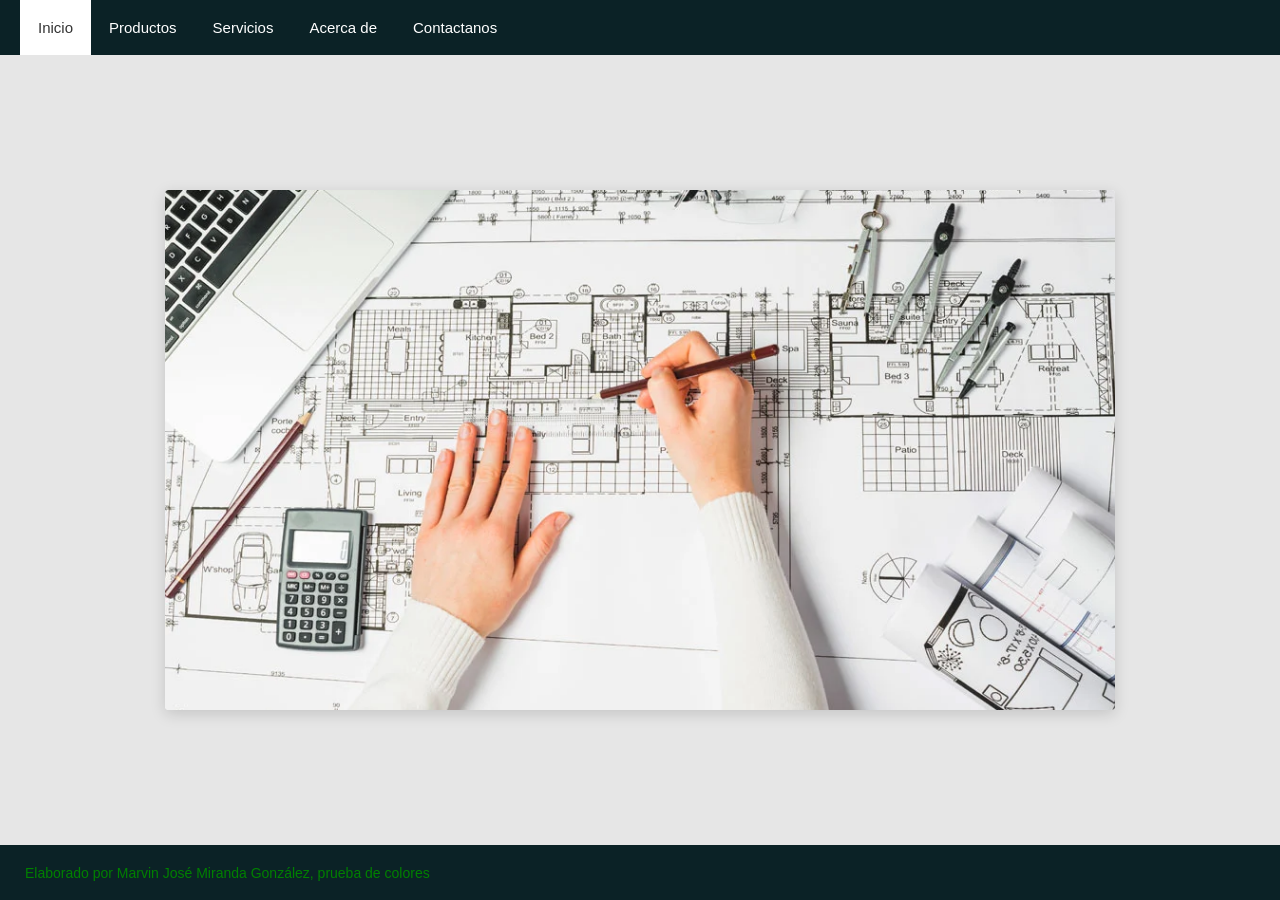
<file: Desarrollo Web con HTML y Javascript_Marvin_2.1-Evaluación/index.html>
<!DOCTYPE html>
<html lang="es">
<head>
    <meta charset="UTF-8">
    <meta name="viewport" content="width=device-width, initial-scale=1.0">
    <title>Trabajo Número 1 - Maquetación Web</title>
    <link rel="stylesheet" href="estilos.css">
</head>
<body>

    <!-- Menú de Navegación Superior -->
    <header>
        <nav class="navbar">
            <ul class="nav-list">
                <li class="nav-item"><a href="#" class="nav-link active">Inicio</a></li>
                <li class="nav-item"><a href="#" class="nav-link">Productos</a></li>
                <li class="nav-item"><a href="#" class="nav-link">Servicios</a></li>
                <li class="nav-item"><a href="#" class="nav-link">Acerca de</a></li>
                <li class="nav-item"><a href="#" class="nav-link">Contactanos</a></li>
            </ul>
        </nav>
    </header>

  
    <main class="contenedor-principal">
        <section class="seccion-imagen">
    
            <img src="ingenieria.jpg.webp" 
                 alt="Imagen Principal HTML5 Responsive" 
                 class="imagen-central">
        </section>
    </main>

    <!-- Pie de Página -->
    <footer class="footer">
        <p>Elaborado por Marvin José Miranda González, prueba de colores</p>
    </footer>

</body>
</html>
</file>
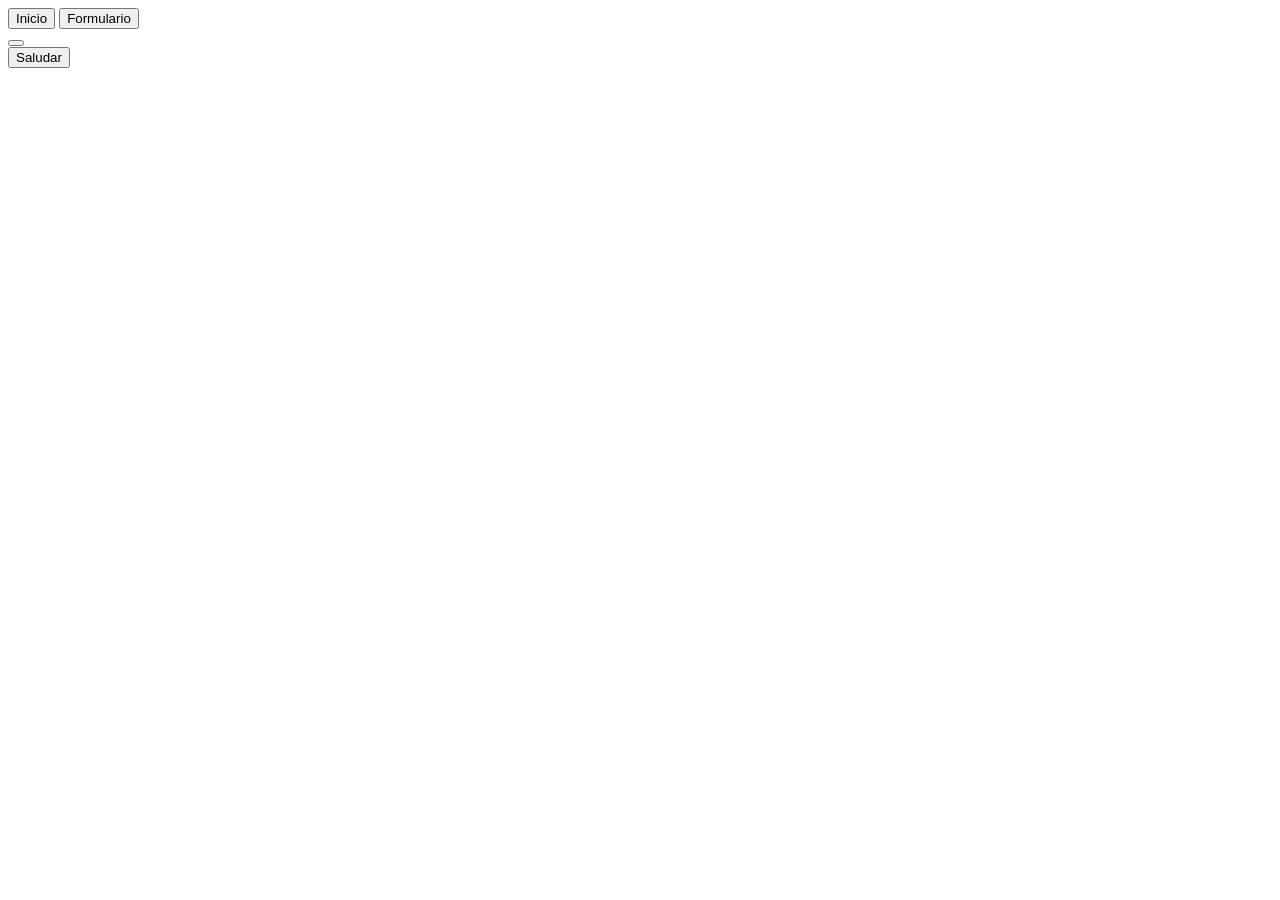
<file: Unidad 2- tarea3/index.html>
<!DOCTYPE html>
<html lang="es">
<head>
    <meta charset="UTF-8">
    <meta name="viewport" content="width=device-width, initial-scale=1.0">
    <title> Panel Administrativo Dinámico</title>
    <!-- Hoja de estilos externa -->
    <link rel="stylesheet" href="estilos.css">
</head>
<body>

    <!-- Menú lateral plegable con las dos secciones -->
    <nav id="menu-lateral">
        <button id="btn-inicio" class="opcion-menu activo">Inicio</button>
        <button id="btn-formulario" class="opcion-menu">Formulario</button>
    </nav>

    <!-- Botón circular flotante para colapsar/desplegar el menú -->
    <button id="btn-toggle-menu" title="Ocultar/Mostrar Menú">
        <span></span>
        <span></span>
        <span></span>
    </button>

    <!-- Contenedor central donde JavaScript renderiza las vistas dinámicamente -->
    <main id="area-central"></main>

    <!-- Lógica JavaScript externa -->
    <script src="script.js"></script>
</body>
</html>
</file>
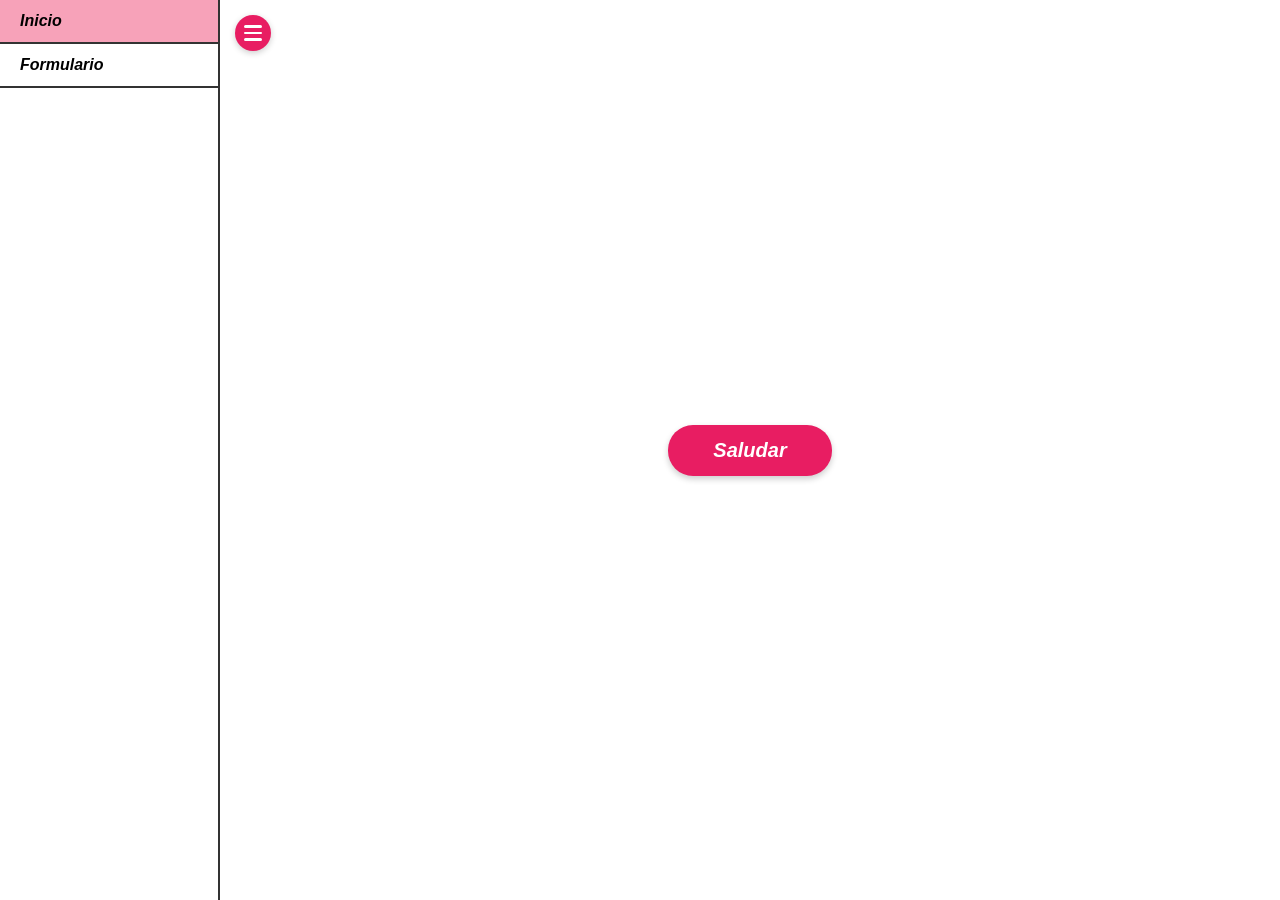
<file: unidad 2.3/index.html>
<!DOCTYPE html>
<html lang="es">
<head>
    <meta charset="UTF-8">
    <meta name="viewport" content="width=device-width, initial-scale=1.0">
    <title>Actividad III - Panel Administrativo con Array</title>
    <!-- Enlace al archivo de estilos externo -->
    <link rel="stylesheet" href="estilos.css">
</head>
<body>

    <!-- Menú lateral con los acápites -->
    <nav id="menu-lateral">
        <button id="btn-inicio" class="opcion-menu activo">Inicio</button>
        <button id="btn-formulario" class="opcion-menu">Formulario</button>
    </nav>

    <!-- Botón hamburguesa circular para desplegar/ocultar el menú -->
    <button id="btn-toggle-menu" title="Ocultar/Mostrar Menú">
        <span></span>
        <span></span>
        <span></span>
    </button>

    <!-- Área central dinámica -->
    <main id="area-central"></main>

    <!-- Enlace al archivo JavaScript externo -->
    <script src="script.js"></script>
</body>
</html>
</file>
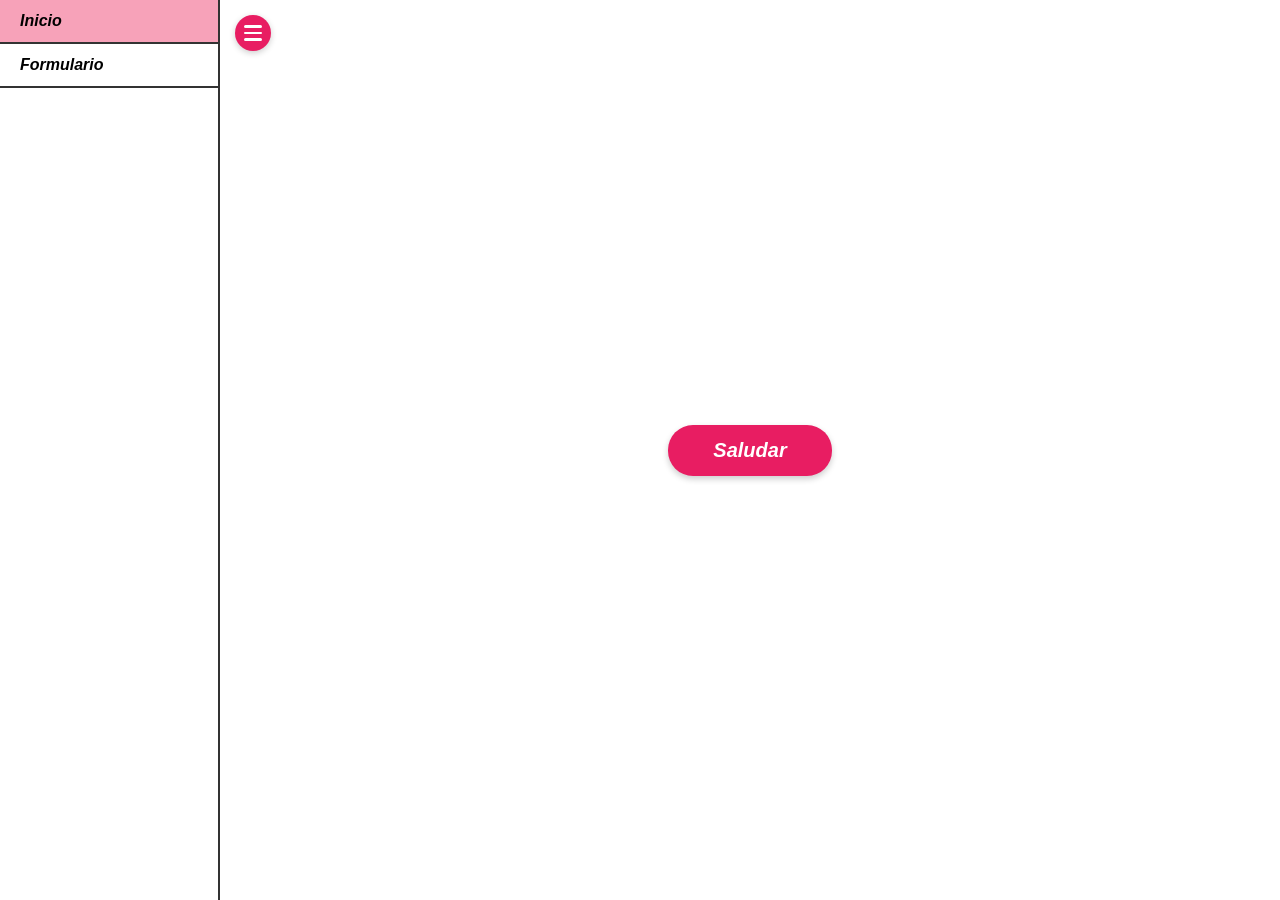
<file: Unidad II/index.html>
<!DOCTYPE html>
<html lang="es">
<head>
    <meta charset="UTF-8">
    <meta name="viewport" content="width=device-width, initial-scale=1.0">
    <title>Actividad II - JS Dinámico</title>
    <!-- Enlace al archivo CSS externo -->
    <link rel="stylesheet" href="estilos.css">
</head>
<body>

    <!-- Menú lateral con los dos acápites -->
    <nav id="menu-lateral">
        <button id="btn-inicio" class="opcion-menu activo">Inicio</button>
        <button id="btn-formulario" class="opcion-menu">Formulario</button>
    </nav>

    <!-- Botón circular para ocultar/mostrar -->
    <button id="btn-toggle-menu" title="Ocultar/Mostrar Menú">
        <span></span>
        <span></span>
        <span></span>
    </button>

    <!-- Área de trabajo central -->
    <main id="area-central"></main>

    <!-- Enlace al archivo JavaScript externo -->
    <script src="script.js"></script>
</body>
</html>
</file>
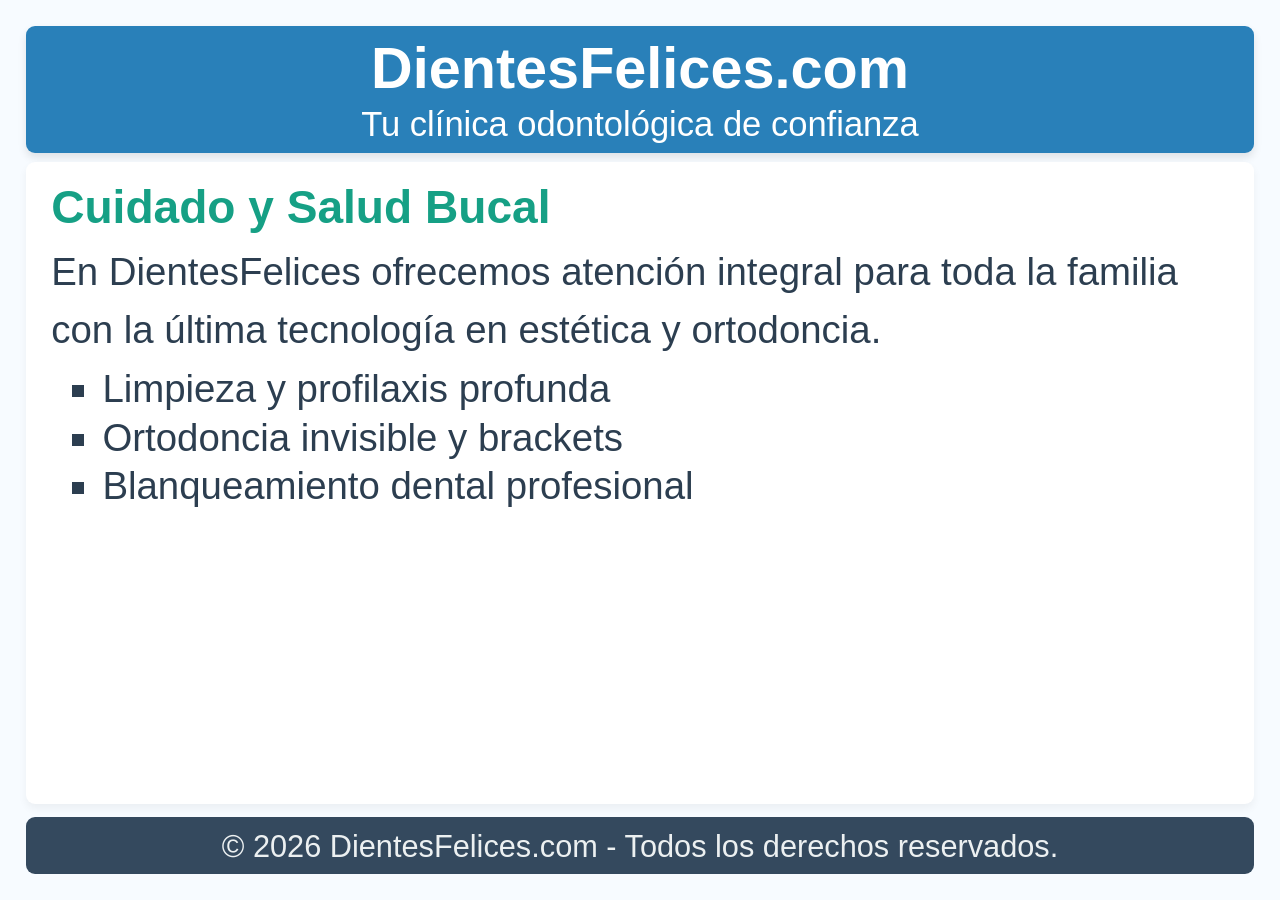
<file: Tarea 6-7/Tarea1/index.html>
<!DOCTYPE html>
<html lang="es">
<head>
    <meta charset="UTF-8">
    <!-- Instrucción 1 y 2: Etiqueta de viewport para diseño adaptativo -->
    <meta name="viewport" content="width=device-width, initial-scale=1.0">
    <title>DientesFelices.com - Clínica Dental</title>
    <style>
        * {
            box-sizing: border-box;
            margin: 0;
            padding: 0;
            font-family: Arial, Helvetica, sans-serif;
        }

        /* Instrucción 3: Fuente en función de vw (3% del ancho de pantalla) */
        body {
            font-size: 3vw;
            background-color: #f7fbff;
            color: #2c3e50;
            padding: 2vw;
            min-height: 100vh;
            display: flex;
            flex-direction: column;
            justify-content: space-between;
        }

        /* Instrucción 4 a 7: Espacios y bordes en vh / vw para el header */
        header {
            background-color: #2980b9;
            color: #ffffff;
            text-align: center;
            padding: 1vh 1vw;        /* Instrucción 5 */
            border-radius: 1vh;     /* Instrucción 6 */
            margin-bottom: 1vh;     /* Instrucción 7 */
            box-shadow: 0 0.5vh 1vh rgba(0, 0, 0, 0.1);
        }

        header h1 {
            font-size: 1.5em; /* Proporcional a los 3vw base */
            margin-bottom: 0.5vh;
        }

        header p {
            font-size: 0.9em;
        }

        /* Contenido principal */
        main {
            flex: 1;
            background-color: #ffffff;
            border-radius: 1vh;
            padding: 2vh 2vw;
            box-shadow: 0 0.5vh 1vh rgba(0, 0, 0, 0.05);
        }

        main h2 {
            color: #16a085;
            margin-bottom: 1vh;
            font-size: 1.2em;
        }

        main p {
            line-height: 1.5;
            margin-bottom: 1vh;
        }

        .servicios-lista {
            list-style-type: square;
            margin-left: 4vw;
            margin-top: 1vh;
        }

        .servicios-lista li {
            margin-bottom: 0.5vh;
        }

        /* Instrucción 8 a 10: Espacios en vw para el footer */
        footer {
            background-color: #34495e;
            color: #ecf0f1;
            text-align: center;
            border-radius: 1vh;
            padding: 1vh 1vw;
            padding-top: 1vw;       /* Instrucción 9 */
            margin-top: 1vw;        /* Instrucción 10 */
            font-size: 0.8em;
        }
    </style>
</head>
<body>

    <!-- Encabezado con padding, border-radius y margin-bottom en vh/vw -->
    <header>
        <h1>DientesFelices.com</h1>
        <p>Tu clínica odontológica de confianza</p>
    </header>

    <!-- Contenido adaptable -->
    <main>
        <h2>Cuidado y Salud Bucal</h2>
        <p>
            En DientesFelices ofrecemos atención integral para toda la familia con la última tecnología en estética y ortodoncia.
        </p>
        <ul class="servicios-lista">
            <li>Limpieza y profilaxis profunda</li>
            <li>Ortodoncia invisible y brackets</li>
            <li>Blanqueamiento dental profesional</li>
        </ul>
    </main>

    <!-- Pie de página con padding-top y margin-top en vw -->
    <footer>
        <p>&copy; 2026 DientesFelices.com - Todos los derechos reservados.</p>
    </footer>

</body>
</html>
</file>
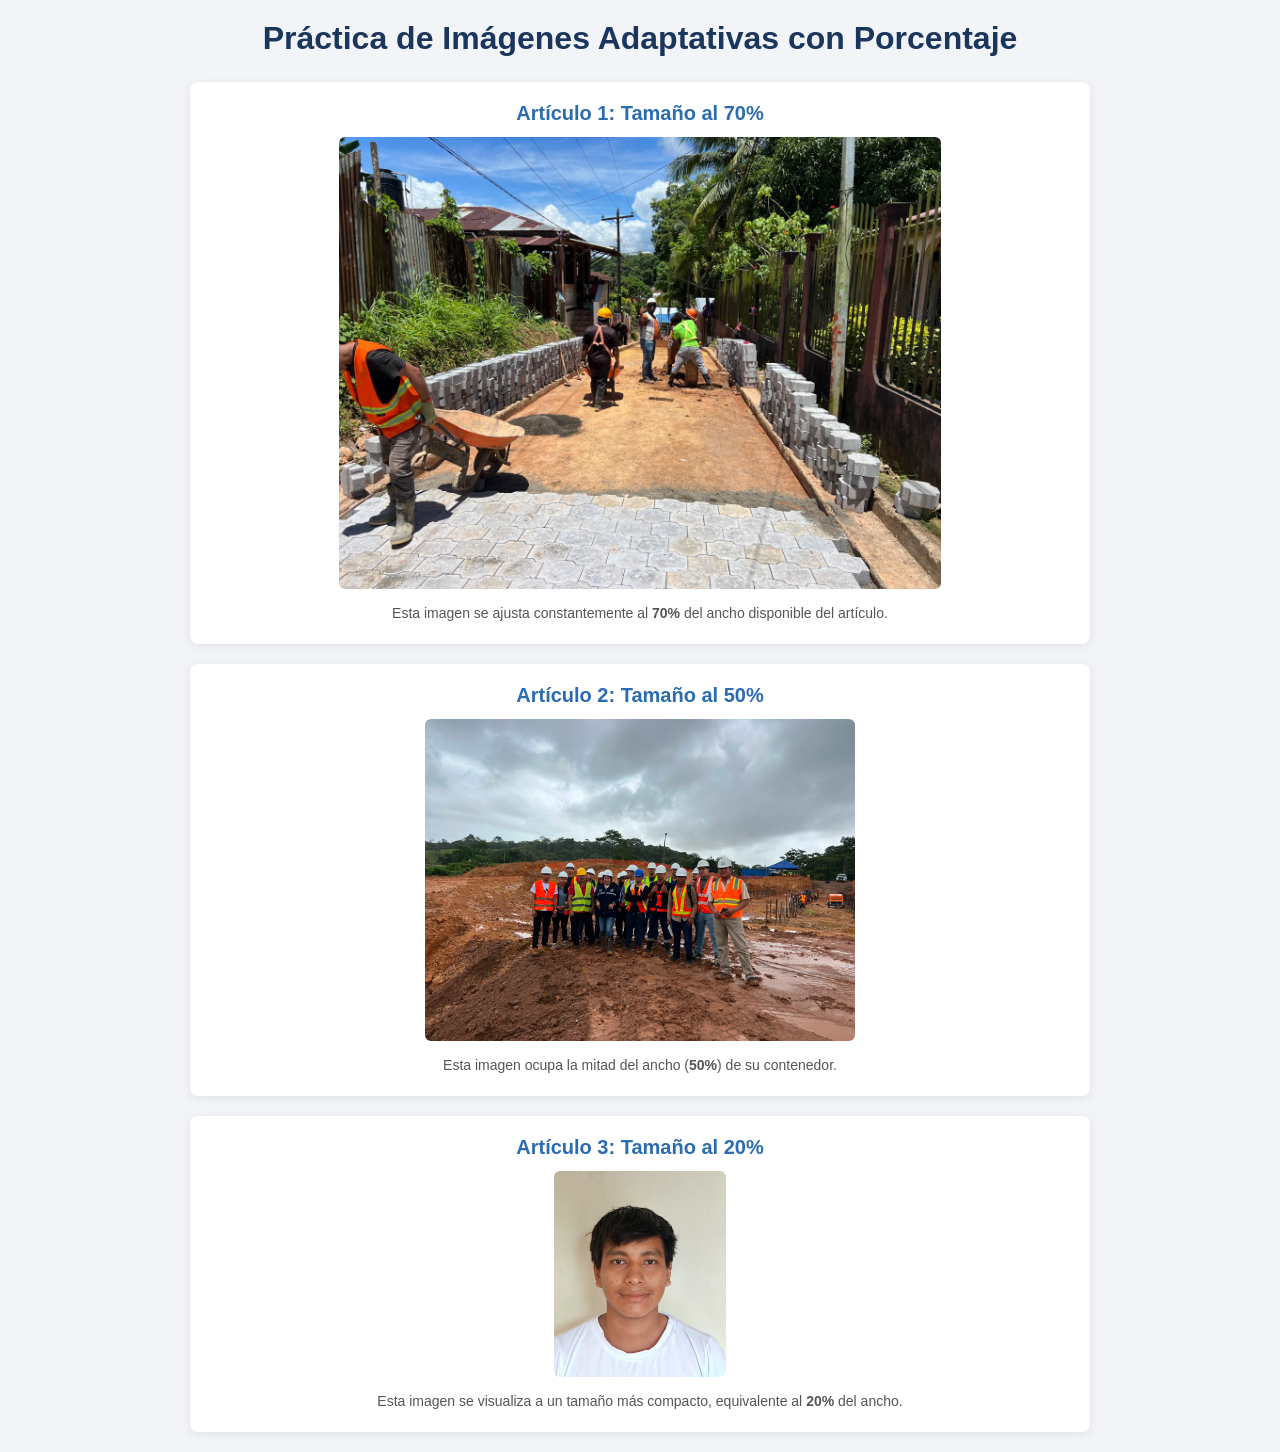
<file: Tarea 6-7/Tarea2/index.html>
<!DOCTYPE html>
<html lang="es">
<head>
    <meta charset="UTF-8">
    <meta name="viewport" content="width=device-width, initial-scale=1.0">
    <title>Imágenes Adaptativas por Porcentaje</title>
    <style>
        * {
            box-sizing: border-box;
            margin: 0;
            padding: 0;
            font-family: Arial, Helvetica, sans-serif;
        }

        body {
            background-color: #f2f4f7;
            padding: 20px;
            color: #333333;
        }

        h1 {
            text-align: center;
            margin-bottom: 25px;
            color: #1a365d;
        }

        .contenedor-articulos {
            max-width: 900px;
            margin: 0 auto;
            display: flex;
            flex-direction: column;
            gap: 20px;
        }

        article {
            background-color: #ffffff;
            border-radius: 8px;
            padding: 20px;
            box-shadow: 0 2px 8px rgba(0, 0, 0, 0.08);
            text-align: center;
        }

        article h2 {
            margin-bottom: 12px;
            font-size: 20px;
            color: #2b6cb0;
        }

        article p {
            margin-top: 10px;
            font-size: 14px;
            color: #555555;
            line-height: 1.5;
        }

        /* ========================================================
           INSTRUCCIÓN 2: Primer estilo con ancho de 70%
           ======================================================== */
        .adaptativa-porcentaje-1 {
            width: 70%;
            height: auto;
            display: inline-block;
            border-radius: 6px;
        }

        /* ========================================================
           INSTRUCCIÓN 4: Segundo estilo con ancho de 50%
           ======================================================== */
        .adaptativa-porcentaje-2 {
            width: 50%;
            height: auto;
            display: inline-block;
            border-radius: 6px;
        }

        /* ========================================================
           INSTRUCCIÓN 6: Tercer estilo con ancho de 20%
           ======================================================== */
        .adaptativa-porcentaje-3 {
            width: 20%;
            height: auto;
            display: inline-block;
            border-radius: 6px;
        }
    </style>
</head>
<body>

    <h1>Práctica de Imágenes Adaptativas con Porcentaje</h1>

    <main class="contenedor-articulos">

        <!-- 1. PRIMER ARTÍCULO (70%) -->
        <article>
            <h2>Artículo 1: Tamaño al 70%</h2>
            <!-- Instrucción 1: Clase adaptativa-porcentaje-1 -->
            <img src="1.jpeg" 
                 class="adaptativa-porcentaje-1">
            <p>Esta imagen se ajusta constantemente al <strong>70%</strong> del ancho disponible del artículo.</p>
        </article>

        <!-- 2. SEGUNDO ARTÍCULO (50%) -->
        <article>
            <h2>Artículo 2: Tamaño al 50%</h2>
            <!-- Instrucción 3: Clase adaptativa-porcentaje-2 -->
            <img src="5t.jpeg"
                 class="adaptativa-porcentaje-2">
            <p>Esta imagen ocupa la mitad del ancho (<strong>50%</strong>) de su contenedor.</p>
        </article>

        <!-- 3. TERCER ARTÍCULO (20%) -->
        <article>
            <h2>Artículo 3: Tamaño al 20%</h2>
            <!-- Instrucción 5: Clase adaptativa-porcentaje-3 -->
            <img src="Mar.jpg"
                 class="adaptativa-porcentaje-3">
            <p>Esta imagen se visualiza a un tamaño más compacto, equivalente al <strong>20%</strong> del ancho.</p>
        </article>

    </main>

</body>
</html>
</file>
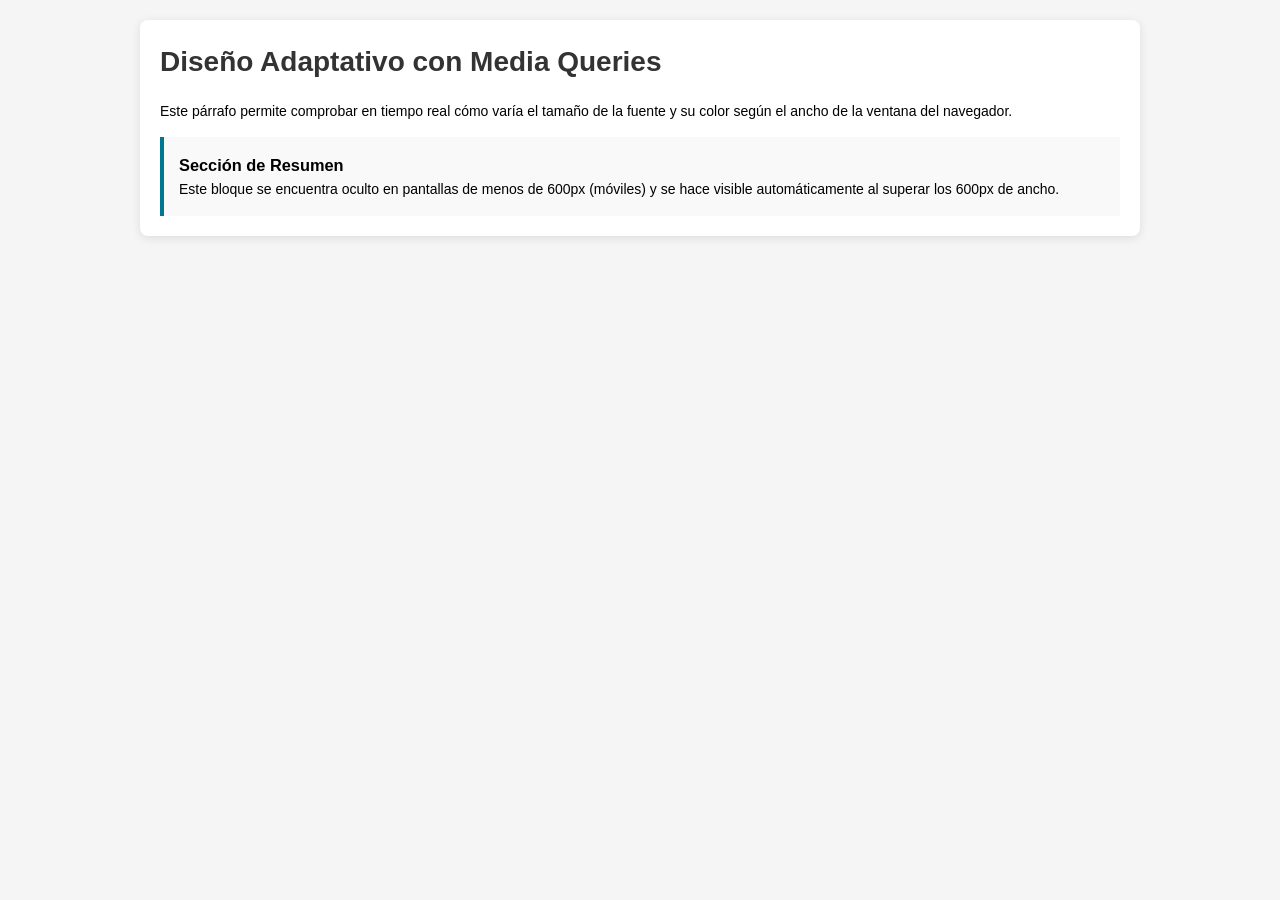
<file: Tarea 6-7/Tarea3/index.html>
<!DOCTYPE html>
<html lang="es">
<head>
    <meta charset="UTF-8">
    <meta name="viewport" content="width=device-width, initial-scale=1.0">
    <title>Media Queries</title>
    <style>
        * {
            box-sizing: border-box;
            margin: 0;
            padding: 0;
            font-family: Arial, Helvetica, sans-serif;
        }

        body {
            background-color: #f5f5f5;
            padding: 20px;
            line-height: 1.6;
        }

        .contenedor {
            max-width: 1000px;
            margin: 0 auto;
            background-color: #ffffff;
            padding: 20px;
            border-radius: 8px;
            box-shadow: 0 2px 10px rgba(0, 0, 0, 0.1);
        }

        h1 {
            margin-bottom: 15px;
            color: #333333;
        }

        /* ========================================================
           INSTRUCCIÓN 2: Ocultar el div #resumen por defecto
           (Pantallas pequeñas menores a 600px)
           ======================================================== */
        #resumen {
            display: none;
            background-color: #f9f9f9;
            padding: 15px;
            margin-top: 15px;
            border-left: 4px solid #007791;
        }

        /* ========================================================
           INSTRUCCIONES 3, 4, 5, 6, 7, 8 y 9:
           Punto de corte: Más de 600px de ancho
           ======================================================== */
        @media (min-width: 600px) {
            /* Mostrar el resumen */
            #resumen {
                display: block;
            }

            /* Tamaño de letra a 16px y color rojo */
            body {
                font-size: 16px;
                color: red;
            }
        }

        /* ========================================================
           INSTRUCCIÓN 10:
           Punto de corte: Más de 900px de ancho
           ======================================================== */
        @media (min-width: 900px) {
            /* Tamaño de letra a 14px y color negro */
            body {
                font-size: 14px;
                color: black;
            }
        }
    </style>
</head>
<body>

    <div class="contenedor">
        <h1>Diseño Adaptativo con Media Queries</h1>
        
        <p>
            Este párrafo permite comprobar en tiempo real cómo varía el tamaño de la fuente y su color según el ancho de la ventana del navegador.
        </p>

        <!-- Div que se oculta en móviles y aparece a partir de 600px -->
        <div id="resumen">
            <h3>Sección de Resumen</h3>
            <p>
                Este bloque se encuentra oculto en pantallas de menos de 600px (móviles) y se hace visible automáticamente al superar los 600px de ancho.
            </p>
        </div>
    </div>

</body>
</html>
</file>
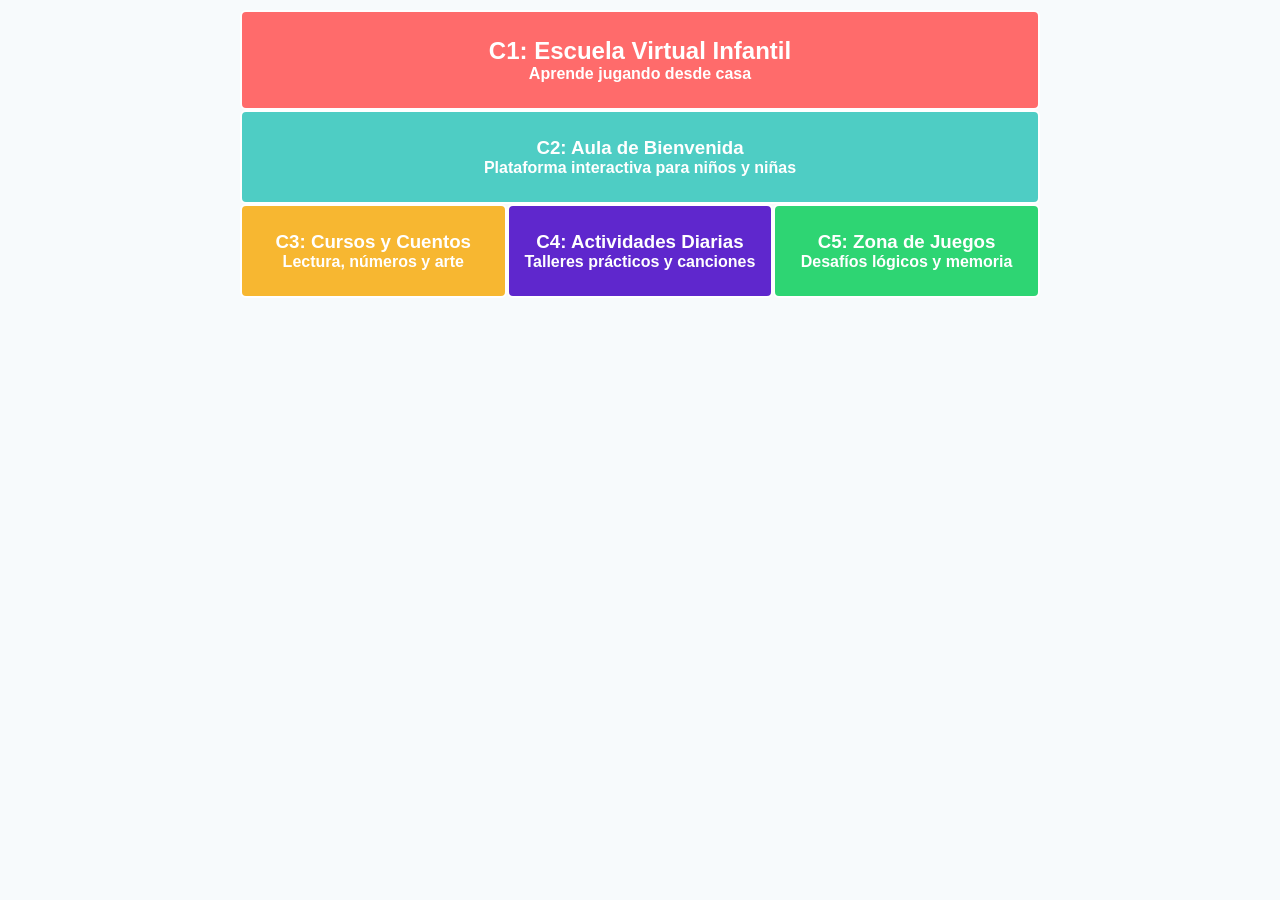
<file: Tarea 6-7/Tarea4/index.html>
<!DOCTYPE html>
<html lang="es">
<head>
    <meta charset="UTF-8">
    <meta name="viewport" content="width=device-width, initial-scale=1.0">
    <title>Escuela Virtual Infantil - Patrón Mostly Fluid</title>
    <style>
        * {
            box-sizing: border-box;
            margin: 0;
            padding: 0;
            font-family: Arial, Helvetica, sans-serif;
        }

        body {
            background-color: #f7fafc;
            padding: 10px;
        }

        /* Contenedor flexible que envuelve todas las columnas */
        .container {
            display: flex;
            flex-wrap: wrap;
            width: 100%;
        }

        /* Estilo base y decorativo para las cajas de la escuela virtual */
        .caja {
            padding: 25px 15px;
            text-align: center;
            border: 2px solid #ffffff;
            color: #ffffff;
            font-weight: bold;
            font-size: 16px;
            border-radius: 6px;
        }

        /* Colores alegres representativos de una escuela infantil */
        .c1 { background-color: #ff6b6b; } /* Cabecera / Banner */
        .c2 { background-color: #4ecdc4; } /* Bienvenida */
        .c3 { background-color: #f7b731; } /* Clases / Cursos */
        .c4 { background-color: #5f27cd; } /* Actividades */
        .c5 { background-color: #2ed573; } /* Recursos / Juegos */

        /* ========================================================
           INSTRUCCIÓN 1 a 4: Estilos para móviles (Base)
           ======================================================== */
        .c1, .c2, .c3, .c4, .c5 {
            width: 100%;
        }

        /* ========================================================
           INSTRUCCIÓN 5 a 10: Estilos para tabletas (min-width: 600px)
           ======================================================== */
        @media (min-width: 600px) {
            .c2, .c3, .c4, .c5 {
                width: 50%;
            }
        }

        /* ========================================================
           INSTRUCCIÓN 11 a 30: Estilos para escritorio (min-width: 800px)
           ======================================================== */
        @media (min-width: 800px) {
            .c1 {
                width: 100%;
            }

            .c2 {
                width: 100%;
            }

            .c3, .c4, .c5 {
                width: 33.33%;
            }

            .container {
                width: 800px;
                margin-left: auto;
                margin-right: auto;
            }
        }
    </style>
</head>
<body>

    <main class="container">
        <div class="caja c1">
            <h2>C1: Escuela Virtual Infantil</h2>
            <p>Aprende jugando desde casa</p>
        </div>

        <div class="caja c2">
            <h3>C2: Aula de Bienvenida</h3>
            <p>Plataforma interactiva para niños y niñas</p>
        </div>

        <div class="caja c3">
            <h3>C3: Cursos y Cuentos</h3>
            <p>Lectura, números y arte</p>
        </div>

        <div class="caja c4">
            <h3>C4: Actividades Diarias</h3>
            <p>Talleres prácticos y canciones</p>
        </div>

        <div class="caja c5">
            <h3>C5: Zona de Juegos</h3>
            <p>Desafíos lógicos y memoria</p>
        </div>
    </main>

</body>
</html>
</file>
<file: Desarrollo Web con HTML y Javascript_Marvin_2.1-Evaluación/estilos.css>
/* --- INSTRUCCIÓN 12 y 14: Regla al principio del CSS --- */
body p {
    color: green;
}

:root {
    --color-barra: #0b2226;          
    --color-texto: #ffffff !important; /* --- INSTRUCCIÓN 8: !important agregado --- */         
    --color-texto-hover: #00adb5;    
    --color-fondo-pagina: #e6e6e6;   
    --color-activo-bg: #ffffff;      
    --color-activo-texto: #333333;   
    --fuente-principal: Arial, Helvetica, sans-serif;
    --altura-barra: 55px;
}

* {
    margin: 0;
    padding: 0;
    box-sizing: border-box;
}

body {
    font-family: var(--fuente-principal);
    background-color: var(--color-fondo-pagina);
    min-height: 100vh;
    display: flex;
    flex-direction: column;
}

.navbar {
    background-color: var(--color-barra);
    height: var(--altura-barra);
    width: 100%;
    display: flex;
    align-items: center;
}

.nav-list {
    list-style: none;
    display: flex;
    height: 100%;
    align-items: center;
    padding-left: 20px;
}

.nav-item {
    height: 100%;
    display: flex;
    align-items: center;
}

.nav-link {
    color: var(--color-texto);
    text-decoration: none;
    padding: 0 18px;
    height: 100%;
    display: flex;
    align-items: center;
    font-size: 15px;
    transition: background-color 0.3s ease, color 0.3s ease;
}

.nav-link:hover {
    color: var(--color-texto-hover);
}

.nav-link.active,
.nav-item:first-child .nav-link {
    background-color: var(--color-activo-bg);
    color: var(--color-activo-texto);
    font-weight: 500;
}

.nav-link.active:hover {
    color: var(--color-activo-texto);
}

.contenedor-principal {
    flex: 1; 
    display: flex;
    justify-content: center;
    align-items: center;
    padding: 40px 20px;
}

.seccion-imagen {
    max-width: 950px;
    width: 100%;
    display: flex;
    justify-content: center;
    box-shadow: 0 4px 15px rgba(0, 0, 0, 0.15);
    background: #ffffff;
    border-radius: 4px;
    overflow: hidden;
}

.imagen-central {
    width: 100%;
    height: auto;
    max-height: 520px;
    object-fit: cover;
    display: block;
}

.footer {
    background-color: var(--color-barra);
    height: var(--altura-barra);
    display: flex;
    align-items: center;
    padding-left: 25px;
    font-size: 14px;
}

/* --- INSTRUCCIÓN 10: Nuevo selector para la etiqueta p --- */
p {
    color: blue;
}

@media (max-width: 768px) {
  nav ul {
    flex-direction: column;
    padding-left: 0;
    width: 100%;
  }

  nav ul li {
    width: 100%;
    text-align: center;
  }

  nav ul li a {
    padding: 12px;
    border-bottom: 1px solid rgba(255, 255, 255, 0.1);
  }

  .card-imagen, .contenedor-imagen {
    width: 95%;
    padding: 10px;
  }

  footer {
    text-align: center;
  }
}

/* --- INSTRUCCIÓN 1 y 2: Regla agregada al final del archivo --- */
body {
    color: red;
}
</file>
<file: Unidad 2- tarea3/estilos.css>
                                                                                                                                                                                                                                                                                                                                                                                                                                                                                                                                                                                                                                                                                                                                                                                                                                                                                                                                                                                                                                                                                                                                                                                                                                                                                                                                                                                                                                                                                                                                                                                                                                                                                                                                                                                                                                                                                                                                                                                                                                                                                                                                                                                                                                                                                                                                                                                                                                                                                                                                                                                                                                                                                                                                                                                                                                                                                                                                                                                                                                                                                                                                                                                                                                                                                                                                                                                                                                                                                                                                                                                                                                                                                                                                                                                                                                                                                                                                                                                                                                                                                                                                                                                                                                                                                                                                                                                                                                                                                                                                                                                                                                                                                                                                                                                                                                                                                                                                                                                                                                                                                                                                                                                                                                                                                                                                                                                             
</file>
<file: unidad 2.3/estilos.css>
* {
    box-sizing: border-box;
    margin: 0;
    padding: 0;
    font-family: Arial, Helvetica, sans-serif;
}

body {
    display: flex;
    height: 100vh;
    background-color: #ffffff;
    overflow-x: hidden;
}

/* ===================================================
   MENÚ LATERAL
   =================================================== */
#menu-lateral {
    width: 220px;
    height: 100vh;
    border-right: 2px solid #333333;
    background-color: #ffffff;
    transition: transform 0.3s ease;
    position: relative;
    z-index: 10;
}

#menu-lateral.oculto {
    transform: translateX(-220px);
    position: absolute;
}

.opcion-menu {
    display: block;
    width: 100%;
    padding: 12px 20px;
    font-size: 16px;
    font-weight: bold;
    font-style: italic;
    text-align: left;
    border: none;
    background: none;
    cursor: pointer;
    border-bottom: 2px solid #333333;
    outline: none;
}

.opcion-menu.activo {
    background-color: #f7a2b9;
}

/* Botón hamburguesa circular rosa */
#btn-toggle-menu {
    position: fixed;
    top: 15px;
    left: 235px;
    width: 36px;
    height: 36px;
    background-color: #e81d62;
    border-radius: 50%;
    border: none;
    display: flex;
    flex-direction: column;
    justify-content: center;
    align-items: center;
    gap: 4px;
    cursor: pointer;
    z-index: 20;
    box-shadow: 0 2px 6px rgba(0, 0, 0, 0.2);
    transition: left 0.3s ease;
}

#btn-toggle-menu span {
    display: block;
    width: 18px;
    height: 2.5px;
    background-color: #ffffff;
    border-radius: 2px;
}

#menu-lateral.oculto ~ #btn-toggle-menu {
    left: 15px;
}

/* ===================================================
   ÁREA CENTRAL
   =================================================== */
#area-central {
    flex: 1;
    display: flex;
    flex-direction: column;
    align-items: center;
    justify-content: center;
    padding: 30px;
    position: relative;
    overflow-y: auto;
}

/* Banner de saludo */
.banner-bienvenida {
    position: absolute;
    top: 50px;
    background-color: #f7a2b9;
    color: #ffffff;
    padding: 10px 25px;
    font-size: 16px;
    font-weight: bold;
    font-style: italic;
    display: flex;
    align-items: center;
    justify-content: space-between;
    width: 450px;
    max-width: 90%;
    box-shadow: 0 2px 5px rgba(0, 0, 0, 0.1);
}

.btn-cerrar {
    background: none;
    border: none;
    color: #ffffff;
    font-size: 18px;
    cursor: pointer;
    margin-left: 15px;
}

.btn-saludar {
    background-color: #e81d62;
    color: #ffffff;
    padding: 14px 45px;
    font-size: 20px;
    font-weight: bold;
    font-style: italic;
    border: none;
    border-radius: 25px;
    cursor: pointer;
    box-shadow: 0 3px 6px rgba(0, 0, 0, 0.2);
}

/* ===================================================
   CAJAS DEL FORMULARIO Y TABLA (PANEL ADMINISTRATIVO)
   =================================================== */
.contenedor-panel {
    display: flex;
    flex-direction: column;
    gap: 30px;
    align-items: center;
    width: 100%;
}

.caja-borde {
    border: 2px solid #333333;
    padding: 22px 25px;
    width: 520px;
    max-width: 95%;
    background-color: #ffffff;
}

.fila-doble {
    display: flex;
    gap: 15px;
    margin-bottom: 12px;
}

.campo-input {
    width: 100%;
    padding: 8px 12px;
    border: 1px solid #b0b0b0;
    border-radius: 3px;
    font-style: italic;
    outline: none;
}

.campo-input::placeholder {
    color: #a0a0a0;
}

.contenedor-btn-guardar {
    display: flex;
    justify-content: flex-end;
    margin-top: 15px;
}

.btn-guardar {
    background-color: #e81d62;
    color: #ffffff;
    padding: 8px 30px;
    font-size: 16px;
    font-weight: bold;
    font-style: italic;
    border: none;
    border-radius: 20px;
    cursor: pointer;
}

/* ===================================================
   TABLA / GRID DE DATOS
   =================================================== */
.tabla-grid {
    width: 100%;
    border-collapse: collapse;
}

.tabla-grid th {
    font-style: italic;
    font-weight: bold;
    text-align: left;
    padding: 8px 6px;
    font-size: 15px;
    color: #111111;
}

.tabla-grid th:last-child,
.tabla-grid td:last-child {
    text-align: center;
}

.tabla-grid td {
    padding: 8px 6px;
    font-size: 14px;
    color: #222222;
    word-break: break-all;
}

/* Botón circular rojo de eliminar con X */
.btn-borrar {
    width: 20px;
    height: 20px;
    background-color: #d60000;
    color: #ffffff;
    border: none;
    border-radius: 50%;
    font-size: 11px;
    font-weight: bold;
    cursor: pointer;
    display: inline-flex;
    align-items: center;
    justify-content: center;
    line-height: 1;
    transition: transform 0.15s ease;
}

.btn-borrar:hover {
    transform: scale(1.15);
}

.mensaje-vacio {
    text-align: center;
    color: #777777;
    font-style: italic;
    padding: 12px 0;
}
</file>
<file: Unidad II/estilos.css>
* {
    box-sizing: border-box;
    margin: 0;
    padding: 0;
    font-family: Arial, Helvetica, sans-serif;
}

body {
    display: flex;
    height: 100vh;
    background-color: #ffffff;
    overflow-x: hidden;
}

#menu-lateral {
    width: 220px;
    height: 100vh;
    border-right: 2px solid #333333;
    background-color: #ffffff;
    transition: transform 0.3s ease;
    position: relative;
    z-index: 10;
}

#menu-lateral.oculto {
    transform: translateX(-220px);
    position: absolute;
}

.opcion-menu {
    display: block;
    width: 100%;
    padding: 12px 20px;
    font-size: 16px;
    font-weight: bold;
    font-style: italic;
    text-align: left;
    border: none;
    background: none;
    cursor: pointer;
    border-bottom: 2px solid #333333;
    outline: none;
}

.opcion-menu.activo {
    background-color: #f7a2b9;
}

#btn-toggle-menu {
    position: fixed;
    top: 15px;
    left: 235px;
    width: 36px;
    height: 36px;
    background-color: #e81d62;
    border-radius: 50%;
    border: none;
    display: flex;
    flex-direction: column;
    justify-content: center;
    align-items: center;
    gap: 4px;
    cursor: pointer;
    z-index: 20;
    box-shadow: 0 2px 6px rgba(0,0,0,0.2);
    transition: left 0.3s ease;
}

#btn-toggle-menu span {
    display: block;
    width: 18px;
    height: 2.5px;
    background-color: #ffffff;
    border-radius: 2px;
}

#menu-lateral.oculto ~ #btn-toggle-menu {
    left: 15px;
}

#area-central {
    flex: 1;
    display: flex;
    flex-direction: column;
    align-items: center;
    justify-content: center;
    padding: 30px;
    position: relative;
}

.banner-bienvenida {
    position: absolute;
    top: 80px;
    background-color: #f7a2b9;
    color: #ffffff;
    padding: 10px 25px;
    font-size: 16px;
    font-weight: bold;
    font-style: italic;
    display: flex;
    align-items: center;
    justify-content: space-between;
    width: 450px;
    max-width: 90%;
    box-shadow: 0 2px 5px rgba(0,0,0,0.1);
}

.btn-cerrar {
    background: none;
    border: none;
    color: #ffffff;
    font-size: 18px;
    cursor: pointer;
    margin-left: 15px;
}

.btn-saludar {
    background-color: #e81d62;
    color: #ffffff;
    padding: 14px 45px;
    font-size: 20px;
    font-weight: bold;
    font-style: italic;
    border: none;
    border-radius: 25px;
    cursor: pointer;
    box-shadow: 0 3px 6px rgba(0,0,0,0.2);
}

.caja-formulario {
    border: 2px solid #555555;
    padding: 25px;
    width: 460px;
    max-width: 95%;
    background-color: #ffffff;
}

.fila-doble {
    display: flex;
    gap: 15px;
    margin-bottom: 12px;
}

.campo-input {
    width: 100%;
    padding: 8px 12px;
    border: 1px solid #b0b0b0;
    border-radius: 3px;
    font-style: italic;
    outline: none;
}

.campo-input::placeholder {
    color: #a0a0a0;
}

.contenedor-btn-guardar {
    display: flex;
    justify-content: flex-end;
    margin-top: 15px;
}

.btn-guardar {
    background-color: #e81d62;
    color: #ffffff;
    padding: 8px 24px;
    font-size: 15px;
    font-weight: bold;
    font-style: italic;
    border: none;
    border-radius: 18px;
    cursor: pointer;
}
</file>
